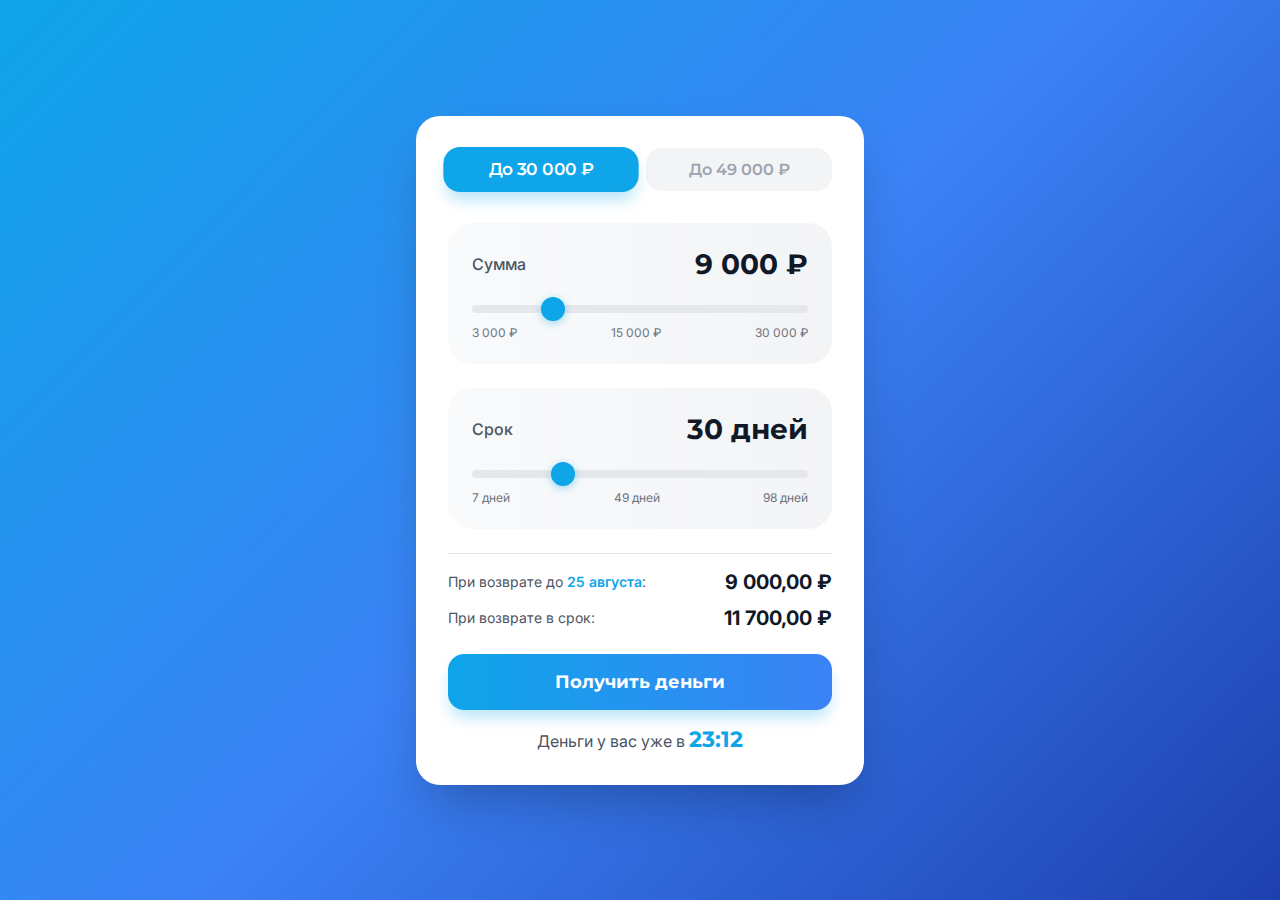
<file: tilda-calculator.html>
<!DOCTYPE html>
<html lang="ru">
<head>
    <meta charset="UTF-8">
    <meta name="viewport" content="width=device-width, initial-scale=1.0">
    <title>Калькулятор займов</title>
    <link href="https://fonts.googleapis.com/css2?family=Montserrat:wght@600;700;800&family=Inter:wght@400;500;600&display=swap" rel="stylesheet">
    <style>
        * {
            margin: 0;
            padding: 0;
            box-sizing: border-box;
        }

        body {
            font-family: 'Inter', -apple-system, BlinkMacSystemFont, 'Segoe UI', sans-serif;
            background: linear-gradient(135deg, #0EA5E9 0%, #3B82F6 50%, #1E40AF 100%);
            min-height: 100vh;
            display: flex;
            align-items: center;
            justify-content: center;
            padding: 12px;
        }

        .calculator-card {
            background: white;
            border-radius: 24px;
            box-shadow: 0 25px 50px -12px rgba(0, 0, 0, 0.25);
            padding: 32px;
            width: 100%;
            max-width: 448px;
            animation: fadeIn 0.4s ease-out;
        }

        @keyframes fadeIn {
            from {
                opacity: 0;
                transform: translateY(10px);
            }
            to {
                opacity: 1;
                transform: translateY(0);
            }
        }

        h1, h2, h3 {
            font-family: 'Montserrat', sans-serif;
        }

        .tariff-buttons {
            display: flex;
            gap: 12px;
            margin-bottom: 32px;
        }

        .tariff-btn {
            flex: 1;
            padding: 12px 24px;
            border: none;
            border-radius: 16px;
            font-family: 'Montserrat', sans-serif;
            font-weight: 600;
            font-size: 16px;
            cursor: pointer;
            transition: all 0.3s ease;
            background: #f3f4f6;
            color: #9ca3af;
        }

        .tariff-btn.active {
            background: #0EA5E9;
            color: white;
            box-shadow: 0 10px 15px -3px rgba(14, 165, 233, 0.3);
            transform: scale(1.05);
        }

        .slider-section {
            background: linear-gradient(90deg, #f9fafb 0%, #f3f4f6 100%);
            border-radius: 24px;
            padding: 24px;
            margin-bottom: 24px;
        }

        .slider-header {
            display: flex;
            justify-content: space-between;
            align-items: center;
            margin-bottom: 16px;
        }

        .slider-label {
            color: #4b5563;
            font-size: 16px;
            font-weight: 500;
        }

        .slider-value {
            font-family: 'Montserrat', sans-serif;
            font-weight: 700;
            font-size: 28px;
            color: #111827;
            transition: all 0.3s ease;
        }

        .slider-value.updating {
            transform: scale(1.1);
            color: #0EA5E9;
        }

        .slider-container {
            margin-bottom: 8px;
        }

        input[type="range"] {
            width: 100%;
            height: 8px;
            border-radius: 4px;
            background: #e5e7eb;
            outline: none;
            -webkit-appearance: none;
        }

        input[type="range"]::-webkit-slider-thumb {
            -webkit-appearance: none;
            appearance: none;
            width: 24px;
            height: 24px;
            border-radius: 50%;
            background: #0EA5E9;
            cursor: pointer;
            box-shadow: 0 2px 8px rgba(14, 165, 233, 0.4);
            transition: all 0.2s ease;
        }

        input[type="range"]::-webkit-slider-thumb:hover {
            transform: scale(1.2);
        }

        input[type="range"]::-moz-range-thumb {
            width: 24px;
            height: 24px;
            border-radius: 50%;
            background: #0EA5E9;
            cursor: pointer;
            border: none;
            box-shadow: 0 2px 8px rgba(14, 165, 233, 0.4);
        }

        .slider-marks {
            display: flex;
            justify-content: space-between;
            font-size: 12px;
            color: #6b7280;
        }

        .results-section {
            padding-top: 16px;
            border-top: 1px solid #e5e7eb;
            margin-bottom: 24px;
        }

        .result-row {
            display: flex;
            justify-content: space-between;
            align-items: center;
            gap: 8px;
            margin-bottom: 12px;
        }

        .result-label {
            color: #4b5563;
            font-size: 14px;
            transition: all 0.3s ease;
        }

        #deadline {
            font-weight: 600;
            color: #0EA5E9;
            transition: all 0.3s ease;
        }

        #deadline.updating {
            transform: scale(1.1);
            display: inline-block;
        }

        .result-value {
            font-weight: 700;
            font-size: 20px;
            color: #111827;
            white-space: nowrap;
            transition: all 0.3s ease;
        }

        .result-value.updating {
            transform: scale(1.05);
            color: #0EA5E9;
        }

        .submit-btn {
            width: 100%;
            height: 56px;
            border: none;
            border-radius: 16px;
            font-family: 'Montserrat', sans-serif;
            font-weight: 700;
            font-size: 18px;
            color: white;
            background: linear-gradient(90deg, #0EA5E9 0%, #3B82F6 100%);
            cursor: pointer;
            box-shadow: 0 10px 15px -3px rgba(14, 165, 233, 0.3);
            transition: all 0.3s ease;
            animation: pulseSoft 2s ease-in-out infinite;
            margin-bottom: 16px;
        }

        @keyframes pulseSoft {
            0%, 100% {
                opacity: 1;
                transform: scale(1);
            }
            50% {
                opacity: 0.95;
                transform: scale(1.02);
            }
        }

        .submit-btn:hover {
            background: linear-gradient(90deg, #0284C7 0%, #2563EB 100%);
            box-shadow: 0 20px 25px -5px rgba(14, 165, 233, 0.4);
        }

        .submit-btn:active {
            transform: scale(0.95);
        }

        .timer-section {
            text-align: center;
            color: #4b5563;
            font-size: 16px;
        }

        .timer-value {
            font-family: 'Montserrat', sans-serif;
            font-weight: 700;
            font-size: 22px;
            color: #0EA5E9;
        }

        @media (max-width: 640px) {
            .calculator-card {
                padding: 16px;
                border-radius: 20px;
            }

            .tariff-buttons {
                gap: 8px;
                margin-bottom: 24px;
            }

            .tariff-btn {
                padding: 10px 12px;
                font-size: 14px;
                border-radius: 12px;
            }

            .slider-section {
                padding: 16px;
                border-radius: 16px;
                margin-bottom: 20px;
            }

            .slider-header {
                margin-bottom: 12px;
            }

            .slider-label {
                font-size: 14px;
            }

            .slider-value {
                font-size: 22px;
            }

            .slider-marks {
                font-size: 10px;
            }

            .result-label {
                font-size: 13px;
            }

            .result-value {
                font-size: 16px;
            }

            .submit-btn {
                height: 52px;
                font-size: 16px;
                border-radius: 12px;
            }

            .timer-section {
                font-size: 14px;
            }

            .timer-value {
                font-size: 18px;
            }
        }
    </style>
</head>
<body>
    <div class="calculator-card">
        <div class="tariff-buttons">
            <button class="tariff-btn active" data-tariff="basic">До 30 000 ₽</button>
            <button class="tariff-btn" data-tariff="premium">До 49 000 ₽</button>
        </div>

        <div class="slider-section">
            <div class="slider-header">
                <span class="slider-label">Сумма</span>
                <span class="slider-value" id="amountValue">9 000 ₽</span>
            </div>
            <div class="slider-container">
                <input type="range" id="amountSlider" min="3000" max="30000" step="1000" value="9000">
            </div>
            <div class="slider-marks">
                <span id="minAmount">3 000 ₽</span>
                <span id="midAmount">15 000 ₽</span>
                <span id="maxAmount">30 000 ₽</span>
            </div>
        </div>

        <div class="slider-section">
            <div class="slider-header">
                <span class="slider-label">Срок</span>
                <span class="slider-value" id="daysValue">30 дней</span>
            </div>
            <div class="slider-container">
                <input type="range" id="daysSlider" min="7" max="98" step="1" value="30">
            </div>
            <div class="slider-marks">
                <span>7 дней</span>
                <span>49 дней</span>
                <span>98 дней</span>
            </div>
        </div>

        <div class="results-section">
            <div class="result-row">
                <span class="result-label">При возврате до <span id="deadline">22 января</span>:</span>
                <span class="result-value" id="earlyReturn">9 000,00 ₽</span>
            </div>
            <div class="result-row">
                <span class="result-label">При возврате в срок:</span>
                <span class="result-value" id="fullReturn">11 700,00 ₽</span>
            </div>
        </div>

        <button class="submit-btn">Получить деньги</button>

        <div class="timer-section">
            Деньги у вас уже в <span class="timer-value" id="timeLeft">17:49</span>
        </div>
    </div>

    <script>
        let currentTariff = 'basic';
        let amount = 9000;
        let days = 30;
        const interestRate = 0.01;

        const amountSlider = document.getElementById('amountSlider');
        const daysSlider = document.getElementById('daysSlider');
        const amountValue = document.getElementById('amountValue');
        const daysValue = document.getElementById('daysValue');
        const earlyReturn = document.getElementById('earlyReturn');
        const fullReturn = document.getElementById('fullReturn');
        const deadline = document.getElementById('deadline');
        const timeLeft = document.getElementById('timeLeft');
        const tariffBtns = document.querySelectorAll('.tariff-btn');

        function formatNumber(num) {
            return num.toLocaleString('ru-RU');
        }

        function formatMoney(num) {
            return num.toLocaleString('ru-RU', { minimumFractionDigits: 2, maximumFractionDigits: 2 });
        }

        function getDaysWord(num) {
            if (num === 1) return 'день';
            if (num >= 2 && num <= 4) return 'дня';
            return 'дней';
        }

        function calculateDeadline() {
            const date = new Date();
            date.setDate(date.getDate() + days);
            const day = date.getDate();
            const months = ['января', 'февраля', 'марта', 'апреля', 'мая', 'июня', 'июля', 'августа', 'сентября', 'октября', 'ноября', 'декабря'];
            return `${day} ${months[date.getMonth()]}`;
        }

        function animateElement(element) {
            element.classList.add('updating');
            setTimeout(() => {
                element.classList.remove('updating');
            }, 300);
        }

        function updateCalculations() {
            const returnAmount = amount + (amount * interestRate * days);
            
            amountValue.textContent = `${formatNumber(amount)} ₽`;
            daysValue.textContent = `${days} ${getDaysWord(days)}`;
            earlyReturn.textContent = `${formatMoney(amount)} ₽`;
            fullReturn.textContent = `${formatMoney(returnAmount)} ₽`;
            deadline.textContent = calculateDeadline();
            
            animateElement(amountValue);
            animateElement(daysValue);
            animateElement(earlyReturn);
            animateElement(fullReturn);
            animateElement(deadline);
        }

        function updateTimer() {
            const now = new Date();
            const target = new Date();
            target.setHours(17, 49, 0, 0);
            
            if (now > target) {
                target.setDate(target.getDate() + 1);
            }
            
            const diff = target - now;
            const hours = Math.floor(diff / (1000 * 60 * 60));
            const minutes = Math.floor((diff % (1000 * 60 * 60)) / (1000 * 60));
            
            timeLeft.textContent = `${hours}:${minutes.toString().padStart(2, '0')}`;
        }

        tariffBtns.forEach(btn => {
            btn.addEventListener('click', function() {
                tariffBtns.forEach(b => b.classList.remove('active'));
                this.classList.add('active');
                
                currentTariff = this.dataset.tariff;
                const maxAmount = currentTariff === 'basic' ? 30000 : 49000;
                
                amountSlider.max = maxAmount;
                if (amount > maxAmount) {
                    amount = maxAmount;
                    amountSlider.value = maxAmount;
                }
                
                document.getElementById('maxAmount').textContent = `${formatNumber(maxAmount)} ₽`;
                document.getElementById('midAmount').textContent = `${formatNumber(maxAmount / 2)} ₽`;
                
                updateCalculations();
            });
        });

        amountSlider.addEventListener('input', function() {
            amount = parseInt(this.value);
            updateCalculations();
        });

        daysSlider.addEventListener('input', function() {
            days = parseInt(this.value);
            updateCalculations();
        });

        updateCalculations();
        updateTimer();
        setInterval(updateTimer, 1000);
    </script>
</body>
</html>
</file>
